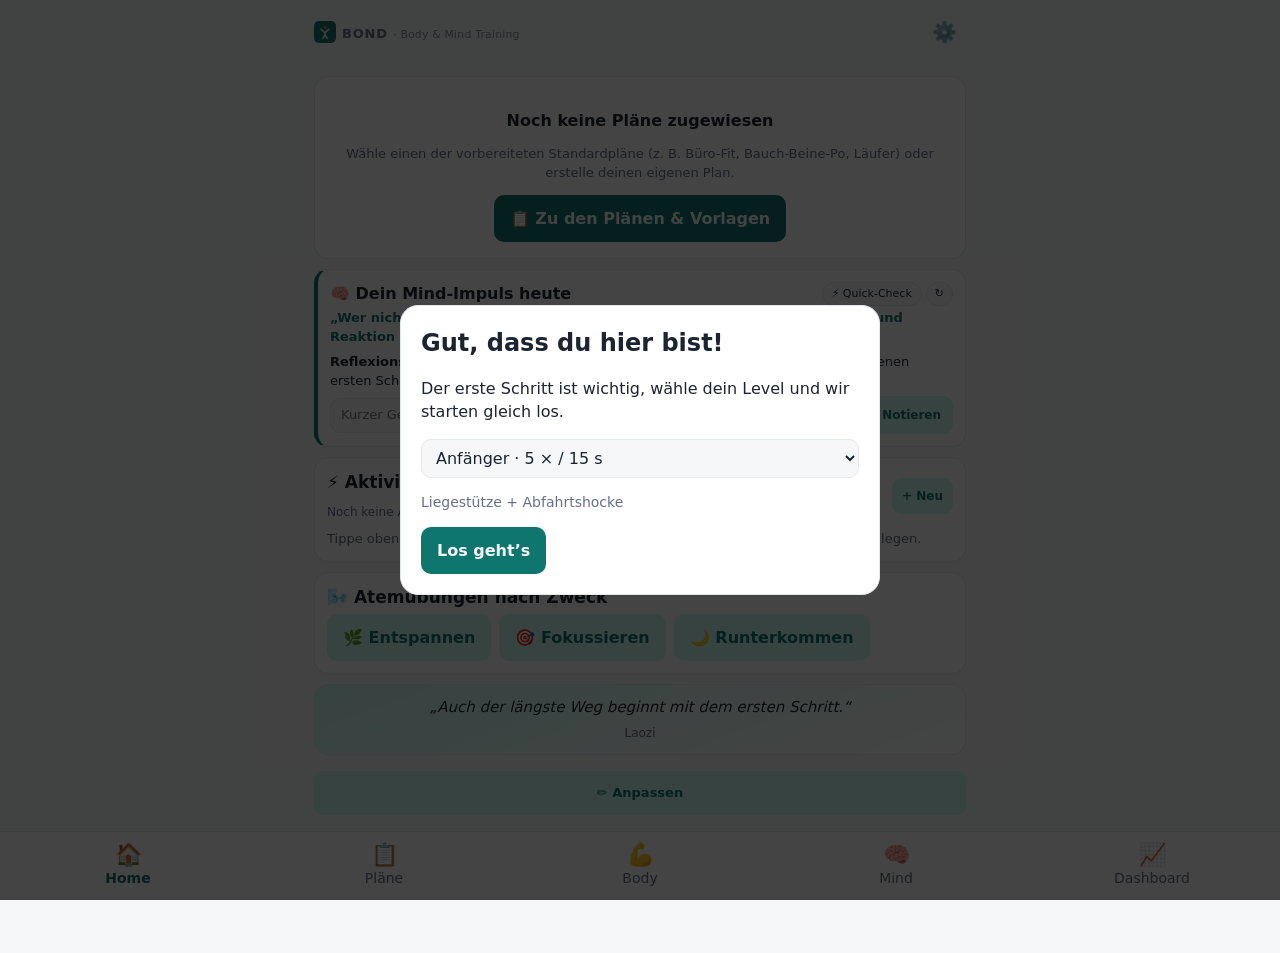
<file: index.html>
<!DOCTYPE html>
<html lang="de">
<head>
<meta charset="utf-8">
<meta name="viewport" content="width=device-width, initial-scale=1, viewport-fit=cover">
<title>BOND</title>
<link rel="stylesheet" href="./css/style.css">
<link rel="icon" type="image/png" href="./assets/icon.png"><link rel="apple-touch-icon" href="./assets/apple-touch-icon.png"><link rel="manifest" href="./manifest.webmanifest">
</head>
<body>
<header><div style="display:flex;align-items:center;gap:6px"><button id="navBackBtn" onclick="appBack()" style="display:none;background:none;border:none;color:var(--tx);font-size:20px;font-weight:bold;cursor:pointer;min-width:44px;min-height:44px;align-items:center;justify-content:center" aria-label="Zurück">←</button><b><img id="v28HeaderLogo" src="./assets/icon.png" alt="" width="22" height="22" style="vertical-align:-5px;margin-right:6px;border-radius:5px"><span id="appHeaderTitle">BOND</span></b></div><button class="x" id="thx" onclick="go('set')" aria-label="Einstellungen" style="font-size:20px;min-width:44px;min-height:44px;display:flex;align-items:center;justify-content:center">⚙️</button></header>
<main><div id="app"></div></main>
<nav id="nav"></nav>
<script src="./js/loader.js"></script>
</body>
</html>
</file>
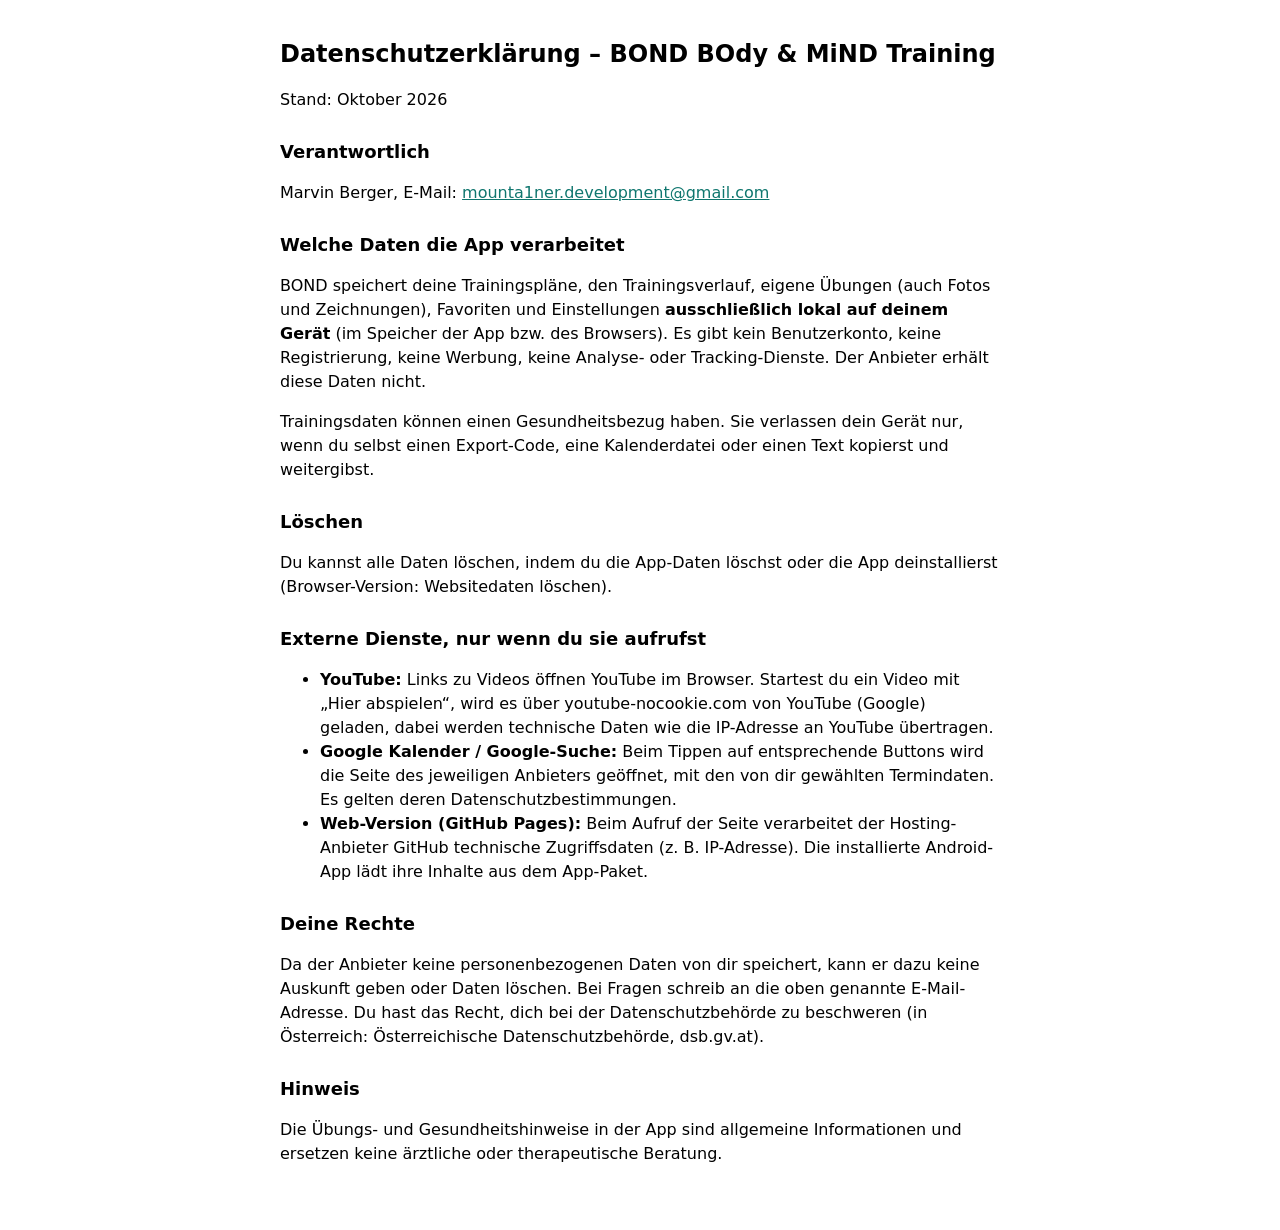
<file: datenschutz.html>
<!DOCTYPE html>
<html lang="de"><head><meta charset="utf-8"><meta name="viewport" content="width=device-width, initial-scale=1">
<title>Datenschutz – BOND BOdy & MiND Training</title>
<style>:root{color-scheme:light dark}body{font:16px/1.5 system-ui,-apple-system,"Segoe UI",sans-serif;max-width:720px;margin:0 auto;padding:20px 16px 48px}h1{font-size:24px}h2{font-size:18px;margin-top:26px}a{color:#0f766e}</style></head>
<body>
<h1>Datenschutzerklärung – BOND BOdy & MiND Training</h1>
<p>Stand: Oktober 2026</p>
<h2>Verantwortlich</h2>
<p>Marvin Berger, E-Mail: <a href="mailto:mounta1ner.development@gmail.com">mounta1ner.development@gmail.com</a></p>
<h2>Welche Daten die App verarbeitet</h2>
<p>BOND speichert deine Trainingspläne, den Trainingsverlauf, eigene Übungen (auch Fotos und Zeichnungen), Favoriten und Einstellungen <b>ausschließlich lokal auf deinem Gerät</b> (im Speicher der App bzw. des Browsers). Es gibt kein Benutzerkonto, keine Registrierung, keine Werbung, keine Analyse- oder Tracking-Dienste. Der Anbieter erhält diese Daten nicht.</p>
<p>Trainingsdaten können einen Gesundheitsbezug haben. Sie verlassen dein Gerät nur, wenn du selbst einen Export-Code, eine Kalenderdatei oder einen Text kopierst und weitergibst.</p>
<h2>Löschen</h2>
<p>Du kannst alle Daten löschen, indem du die App-Daten löschst oder die App deinstallierst (Browser-Version: Websitedaten löschen).</p>
<h2>Externe Dienste, nur wenn du sie aufrufst</h2>
<ul>
<li><b>YouTube:</b> Links zu Videos öffnen YouTube im Browser. Startest du ein Video mit „Hier abspielen“, wird es über youtube-nocookie.com von YouTube (Google) geladen, dabei werden technische Daten wie die IP-Adresse an YouTube übertragen.</li>
<li><b>Google Kalender / Google-Suche:</b> Beim Tippen auf entsprechende Buttons wird die Seite des jeweiligen Anbieters geöffnet, mit den von dir gewählten Termindaten. Es gelten deren Datenschutzbestimmungen.</li>
<li><b>Web-Version (GitHub Pages):</b> Beim Aufruf der Seite verarbeitet der Hosting-Anbieter GitHub technische Zugriffsdaten (z. B. IP-Adresse). Die installierte Android-App lädt ihre Inhalte aus dem App-Paket.</li>
</ul>
<h2>Deine Rechte</h2>
<p>Da der Anbieter keine personenbezogenen Daten von dir speichert, kann er dazu keine Auskunft geben oder Daten löschen. Bei Fragen schreib an die oben genannte E-Mail-Adresse. Du hast das Recht, dich bei der Datenschutzbehörde zu beschweren (in Österreich: Österreichische Datenschutzbehörde, dsb.gv.at).</p>
<h2>Hinweis</h2>
<p>Die Übungs- und Gesundheitshinweise in der App sind allgemeine Informationen und ersetzen keine ärztliche oder therapeutische Beratung.</p>
</body></html>
</file>
<file: css/style.css>
:root{--bg:#f6f7f9;--card:#fff;--tx:#1b2430;--mu:#667085;--ac:#0f766e;--ac2:#ccfbf1;--bd:#e3e7ee;--ok:#16a34a;--bb:#94a3b8;--mc:#f97316;box-sizing:border-box;padding-top:max(env(safe-area-inset-top,0px),var(--safe-area-inset-top,0px));padding-bottom:max(env(safe-area-inset-bottom,0px),var(--safe-area-inset-bottom,0px))}
@media (prefers-color-scheme:dark){:root:not([data-theme="light"]){--bg:#10151c;--card:#1a212b;--tx:#e8edf3;--mu:#98a2b3;--ac:#2dd4bf;--ac2:#134e4a;--bd:#2a3340;--ok:#4ade80;--bb:#64748b;--mc:#fb923c}}

:root[data-theme="dark-gold"]{--bg:#121212;--card:#1e1e1e;--tx:#f5f5f5;--mu:#a0a0a0;--ac:#d4af37;--ac2:#2a2510;--bd:#2e2e2e;--ok:#4caf50;--bb:#757575;--mc:#d4af37}

:root[data-theme="dark"]{--bg:#10151c;--card:#1a212b;--tx:#e8edf3;--mu:#98a2b3;--ac:#2dd4bf;--ac2:#134e4a;--bd:#2a3340;--ok:#4ade80;--bb:#64748b;--mc:#fb923c}
*{box-sizing:border-box}html{scroll-padding-top:max(env(safe-area-inset-top,0px),var(--safe-area-inset-top,0px))}
body{margin:0;background:var(--bg);color:var(--tx);font:16px/1.45 system-ui,-apple-system,"Segoe UI",sans-serif}
main{max-width:680px;margin:0 auto;padding:12px max(14px,max(env(safe-area-inset-right,0px),var(--safe-area-inset-right,0px))) 130px max(14px,max(env(safe-area-inset-left,0px),var(--safe-area-inset-left,0px)))}
nav{position:fixed;bottom:0;left:0;right:0;display:flex;background:var(--card);border-top:1px solid var(--bd);padding-bottom:max(env(safe-area-inset-bottom,0px),var(--safe-area-inset-bottom,0px))}
nav button{flex:1;border:0;background:none;color:var(--mu);padding:10px 4px 12px;min-height:68px;font:inherit;font-size:14px}.cv{width:100%;max-width:260px;aspect-ratio:1;border:1px solid var(--bd);border-radius:12px;background:linear-gradient(160deg,var(--ac2),var(--card));touch-action:none;display:block}
nav button.on{color:var(--ac);font-weight:700}
.c{background:var(--card);border:1px solid var(--bd);border-radius:14px;padding:12px;margin:10px 0}
h2{margin:6px 0}h3{margin:0 0 4px;font-size:17px}.mu{color:var(--mu);font-size:14px}
input,select,textarea{font:inherit;color:var(--tx);background:var(--bg);border:1px solid var(--bd);border-radius:10px;padding:8px 10px;width:100%}
input[type=checkbox]{width:auto}
.b{background:var(--ac);color:var(--bg);border:0;border-radius:10px;padding:12px 16px;min-height:44px;font:inherit;font-weight:600}
.g{background:var(--ac2);color:var(--ac)}.r{display:flex;gap:8px;align-items:center;flex-wrap:wrap}
.chip{padding:10px 14px;border-radius:99px;border:1px solid var(--bd);background:var(--bg);color:var(--tx);font:inherit;font-size:14px}
.chip.on{background:var(--ac);color:var(--bg);border-color:var(--ac)}
.bar{height:8px;background:var(--bd);border-radius:9px;overflow:hidden}.bar i{display:block;height:100%;background:var(--ok)}
.set{width:44px;height:44px;border-radius:10px;border:2px solid var(--bd);background:var(--bg);color:var(--tx);font:inherit;font-weight:700}
.set.on{background:var(--ok);border-color:var(--ok);color:#fff}
.n{width:70px}img.p{max-width:100%;border-radius:10px;margin-top:6px}
a{color:var(--ac)}.fg{display:flex;align-items:center;justify-content:center;position:relative;border:1px solid var(--bd);border-radius:14px;background:linear-gradient(160deg,var(--ac2),var(--card));color:var(--mu);flex:none;overflow:hidden}.fl{position:absolute;bottom:2px;font-size:11px}header{max-width:680px;margin:0 auto;padding:10px max(14px,max(env(safe-area-inset-right,0px),var(--safe-area-inset-right,0px))) 0 max(14px,max(env(safe-area-inset-left,0px),var(--safe-area-inset-left,0px)));display:flex;justify-content:space-between;align-items:center}header b{font-size:13px;letter-spacing:.06em;text-transform:uppercase;color:var(--mu)}header button{font-size:13px;min-height:36px;color:var(--mu)}.ft{margin-top:26px;font-size:12px;color:var(--mu);text-align:center;line-height:1.5}button,select,input,textarea{touch-action:manipulation}html{-webkit-text-size-adjust:100%}.sc{flex-wrap:nowrap;overflow-x:auto;padding-bottom:4px;-webkit-overflow-scrolling:touch}.sc .chip{flex:none;white-space:nowrap}.x{background:none;border:0;color:var(--mu);font-size:20px;min-width:44px;min-height:44px}

:root[data-palette="gold"]{--ac:#a77b13;--ac2:#f5e6b8;--mc:#c59620}
:root[data-palette="orange"]{--ac:#d55c09;--ac2:#ffead9;--mc:#e36b10}
:root[data-mode="dark"][data-palette="gold"]{--bg:#080808;--card:#191919;--tx:#faf6e8;--mu:#bdb4a1;--bd:#383124;--ac:#e4bf51;--ac2:#393015;--mc:#e4bf51}
:root[data-mode="dark"][data-palette="orange"]{--bg:#15110e;--card:#231b16;--tx:#faf3ed;--mu:#c5afa1;--bd:#46372b;--ac:#ff932e;--ac2:#442b18}
:root[data-mode="dark"][data-palette="petrol"]{--bg:#10151c;--card:#1a212b;--tx:#e8edf3;--mu:#98a2b3;--ac:#2dd4bf;--ac2:#134e4a;--bd:#2a3340}
:root[data-mode="light"][data-palette="gold"]{--bg:#fffefa;--card:#fff;--tx:#17130b;--mu:#746957;--bd:#e9dfcb;--ac:#a77b13;--ac2:#f5e6b8}
:root[data-mode="light"][data-palette="orange"]{--bg:#fffaf6;--card:#fff;--tx:#211b15;--mu:#73665e;--bd:#efe0d6;--ac:#d55c09;--ac2:#ffead9}
:root[data-mode="light"][data-palette="petrol"]{--bg:#f6f7f9;--card:#fff;--tx:#1b2430;--mu:#667085;--ac:#0f766e;--ac2:#ccfbf1;--bd:#e3e7ee}
:root[data-palette="gold"][data-mode="auto"]{--ac:#a77b13;--ac2:#f5e6b8}
:root[data-palette="orange"][data-mode="auto"]{--ac:#d55c09;--ac2:#ffead9}
@media(prefers-color-scheme:dark){:root[data-mode="auto"][data-palette="gold"]{--bg:#080808;--card:#191919;--tx:#faf6e8;--mu:#bdb4a1;--bd:#383124;--ac:#e4bf51;--ac2:#393015}:root[data-mode="auto"][data-palette="orange"]{--bg:#15110e;--card:#231b16;--tx:#faf3ed;--mu:#c5afa1;--bd:#46372b;--ac:#ff932e;--ac2:#442b18}}
#beatCircle{display:grid;place-items:center;width:110px;height:110px;margin:12px auto;border-radius:50%;border:6px solid var(--ac);background:var(--ac2);color:var(--tx);font-size:25px;font-weight:900;transition:transform .09s}
#beatCircle.pulse{transform:scale(1.23)}
.settingsRow{display:flex;align-items:center;gap:8px;margin:8px 0;flex-wrap:wrap}

/* OLED gold: no grey surfaces, pure black cards, fine gold outlines */
:root[data-palette="gold"][data-mode="dark"],:root[data-theme="dark-gold"]{--bg:#000000;--card:#000000;--tx:#f7eccc;--mu:#b9a77c;--bd:#ae8737;--ac:#efc861;--ac2:#201806;--bb:#826b39;--mc:#e3b84d;color-scheme:dark}
:root[data-palette="gold"][data-mode="dark"] .c,:root[data-theme="dark-gold"] .c{background:#000!important;border:1px solid #856526!important;box-shadow:none!important}
:root[data-palette="gold"][data-mode="dark"] nav,:root[data-palette="gold"][data-mode="dark"] header,:root[data-palette="gold"][data-mode="dark"] input,:root[data-palette="gold"][data-mode="dark"] select,:root[data-palette="gold"][data-mode="dark"] textarea{background:#000!important;border-color:#856526!important;color:var(--tx)!important}
:root[data-palette="gold"][data-mode="dark"] .chip,:root[data-palette="gold"][data-mode="dark"] .b.g{background:#000!important;color:#efc861!important;border:1px solid #856526!important}
:root[data-palette="gold"][data-mode="dark"] .bar{background:#241b09!important}
@media(prefers-color-scheme:dark){:root[data-palette="gold"][data-mode="auto"]{--bg:#000;--card:#000;--tx:#f7eccc;--mu:#b9a77c;--bd:#ae8737;--ac:#efc861;--ac2:#201806;color-scheme:dark}:root[data-palette="gold"][data-mode="auto"] .c{background:#000!important;border:1px solid #856526!important}}
.home-module{display:block}
.home-module[hidden]{display:none!important}

:root[data-palette="gold"][data-mode="dark"] .c,:root[data-palette="gold"][data-mode="dark"] .home-section{background:#000;border-color:#ad8434}
@media(prefers-color-scheme:dark){:root[data-mode="auto"][data-palette="gold"]{--bg:#000;--card:#000;--bd:#98762c}:root[data-mode="auto"][data-palette="gold"] .c{background:#000!important;border:1px solid #94722a!important}}

/* Design 4: Perlmutt (Hell & Schwarz/Perlmutt) */
:root[data-palette="pearl"]{--ac:#18181b;--ac2:#ebe6dc;--mc:#8a7f6d}
:root[data-mode="light"][data-palette="pearl"],:root[data-mode="auto"][data-palette="pearl"]{--bg:#f5f2eb;--card:#fcfbf8;--tx:#141414;--mu:#68645e;--bd:#dcd6ca;--ac:#18181b;--ac2:#eae5da;--ok:#2e7d32;--bb:#8c867c;--mc:#7c7262;color-scheme:light}
:root[data-mode="dark"][data-palette="pearl"]{--bg:#000000;--card:#0a0a0a;--tx:#f4f1ea;--mu:#a8a298;--bd:#4a463f;--ac:#efece6;--ac2:#1f1e1b;--ok:#66bb6a;--bb:#78736a;--mc:#d6cfc2;color-scheme:dark}
@media(prefers-color-scheme:dark){:root[data-mode="auto"][data-palette="pearl"]{--bg:#000000;--card:#0a0a0a;--tx:#f4f1ea;--mu:#a8a298;--bd:#4a463f;--ac:#efece6;--ac2:#1f1e1b;--ok:#66bb6a;--bb:#78736a;--mc:#d6cfc2;color-scheme:dark}}
:root[data-palette="pearl"][data-mode="dark"] .c,:root[data-palette="pearl"][data-mode="dark"] .v3-set-editor,:root[data-palette="pearl"][data-mode="dark"] .v3-phase-card,:root[data-palette="pearl"][data-mode="dark"] .v3-rpe-btn,:root[data-palette="pearl"][data-mode="dark"] .v3-admin-box,:root[data-palette="pearl"][data-mode="dark"] .v3-mind-step-card{background:#050505!important;border:1px solid #4a463f!important}

/* v2.5 responsive compressor / bigger touch targets */
.bpm-layout{display:grid;grid-template-columns:minmax(0,1fr) 116px;gap:8px;align-items:center}
.bpm-card #beatCircle{width:94px;height:94px;font-size:21px;margin:0 auto}
.bpm-controls .b{padding:8px 14px;min-height:44px}
.weight-entry{display:grid;grid-template-columns:52px minmax(0,1fr) 52px auto;gap:8px;align-items:stretch;margin-top:5px}
.weight-entry #weightVal{height:52px;text-align:center;padding:6px 2px;font-weight:750;font-size:19px;min-width:0}
.stepper{touch-action:manipulation;min-width:52px;min-height:52px;border-radius:12px;border:1px solid var(--ac);background:var(--ac2);color:var(--ac);font-size:29px;font-weight:750}
.weight-save{height:52px;padding:7px 10px;align-self:stretch}
.effective-dose{color:var(--ac);font-size:13px;font-weight:700}
@media(max-width:410px){.weight-entry{grid-template-columns:52px minmax(0,1fr) 52px}.weight-entry .weight-save{grid-column:1/-1;width:100%}}
@media(max-width:340px){.bpm-layout{grid-template-columns:minmax(0,1fr) 95px}.bpm-card #beatCircle{width:80px;height:80px}}
.mf-compact strong{font-size:22px;color:var(--ac)}
.mf-row{display:grid;grid-template-columns:1fr 80px 80px;gap:6px;align-items:center;padding:7px 0;border-bottom:1px solid var(--bd)}
.mf-input{text-align:right;padding:7px 5px;min-width:0}
.activity-bars{height:75px;display:flex;gap:3px;align-items:end;margin-top:12px;border-bottom:1px solid var(--bd)}
.activity-bars span{flex:1;min-height:2px;background:var(--ac);border-radius:3px 3px 0 0}
.fin-list{max-height:310px;overflow:auto}
.fin-events{border-collapse:collapse;width:100%;font-size:12px}.fin-events td,.fin-events th{border-bottom:1px solid var(--bd);padding:7px 3px;text-align:left}
#v27Overlay{display:none;position:fixed;inset:0;z-index:60;background:#000b;align-items:center;justify-content:center;padding:15px}
.v27Modal{width:min(100%,480px);background:var(--card);color:var(--tx);border:1px solid var(--bd);border-radius:18px;padding:20px;max-height:90vh;overflow:auto}
.v27Modal h2{margin-top:0}.v27Modal label{display:block;margin:10px 0}
.v27Counter{display:block;width:100%;height:190px;font-size:75px;font-weight:800;background:var(--ac);color:var(--bg);border-radius:22px;border:0;padding:0}
.home-section[hidden]{display:none}.v27Details{margin:8px 0}
.c details{padding:7px 0}.c summary{cursor:pointer;font-weight:700;min-height:35px}

/* Dashboard 2.8.2 */
.d282-stats{display:grid;grid-template-columns:repeat(3,minmax(0,1fr));gap:6px;margin:7px 0 13px}.d282-stat{border:1px solid var(--bd);border-radius:10px;padding:8px 4px;text-align:center;background:var(--card)}.d282-stat strong{font-size:19px}.d282-stat small{display:block;font-size:10px;color:var(--mu)}.d282-switch{display:flex;gap:8px;margin:12px 0}.d282-switch button{flex:1;min-height:48px}.d282-chart,.d282-activity-row{display:flex;gap:2px;align-items:end;overflow-x:auto;padding:8px 0}.d282-day{flex:1;min-width:20px;border:0;background:transparent;color:var(--tx);padding:0}.d282-columns{display:flex;gap:1px;height:115px;align-items:end;justify-content:center}.d282-bar{display:block;min-width:4px;flex:1;border-radius:3px 3px 0 0}.d282-day small{font-size:9px}.d282-activity-row .d282-day i{display:inline-block;width:5px;height:12px;margin:1px;border-radius:2px}@media(max-width:380px){.d282-stat strong{font-size:16px}.d282-stat small{font-size:9px}}

/* v3.0 & v4.1.2 Kompakte Übungskarten + Details-Accordion */
.v3-last-perf{font-size:12px;margin-top:3px;color:var(--mu);display:flex;align-items:center;gap:4px}
.v3-today-pills{display:flex;flex-wrap:wrap;gap:5px;margin-top:5px}
.v3-set-pill{font-size:11px;font-weight:600;padding:2px 8px;border-radius:99px;background:var(--ac2);color:var(--ac);border:1px solid var(--bd)}
.v3-edit-btn{padding:6px 12px;min-height:38px;font-size:13px;margin-left:auto}
.v3-set-editor{margin-top:10px;padding:10px;border-radius:12px;background:var(--bg);border:1px solid var(--bd)}
.v3-set-row{display:flex;align-items:center;gap:8px;padding:6px 0;border-bottom:1px solid var(--bd);flex-wrap:wrap}
.v3-set-row:last-of-type{border-bottom:0}
.v3-set-ctrl{display:flex;align-items:center;gap:5px;flex:1;min-width:125px}
.v3-mini-stepper{display:grid;grid-template-columns:34px minmax(48px,1fr) 34px;gap:4px;align-items:center;flex:1}
.v3-mini-stepper button{height:34px;border-radius:8px;border:1px solid var(--ac);background:var(--ac2);color:var(--ac);font-weight:700;font-size:17px;padding:0;cursor:pointer}
.v3-mini-stepper input{height:34px;text-align:center;padding:2px 4px;font-weight:700;font-size:14px;min-width:0}
.v3-domain-switch{display:flex;gap:8px;margin:4px 0 12px}
.v3-domain-switch .chip{flex:1;text-align:center;font-weight:700;padding:10px 12px}
.v3-mind-cta-box{margin:8px 0 10px;padding:10px 12px;border-radius:12px;background:linear-gradient(135deg,var(--ac2),var(--card));border:1px solid var(--ac)}
.v3-mind-step-card{padding:12px;border-radius:14px;background:var(--bg);border:1px solid var(--bd);text-align:left}
.v3-mind-quote{margin:10px 0 6px;padding:10px 12px;border-left:3px solid var(--mc);background:var(--card);border-radius:0 10px 10px 0;font-style:italic;font-size:14px}
.v3-mind-question{margin:10px 0 6px;padding:10px 12px;border-left:3px solid var(--ac);background:var(--card);border-radius:0 10px 10px 0;font-weight:600;font-size:14px}
.v3-mind-target{margin:10px 0 6px;padding:10px 12px;border-left:3px solid var(--ok);background:var(--card);border-radius:0 10px 10px 0;font-weight:600;font-size:14px}

/* Einklappbare Details-Box für Übungen */
.bond-ex-details{margin:10px 0;border:1px solid var(--bd);border-radius:12px;background:var(--bg);overflow:hidden}
.bond-ex-summary{list-style:none;display:flex;align-items:center;justify-content:space-between;padding:10px 12px;font-weight:700;font-size:14px;cursor:pointer;user-select:none;min-height:44px}
.bond-ex-summary::-webkit-details-marker{display:none}
.bond-ex-details[open] .bond-ex-chevron{transform:rotate(180deg)}
.bond-ex-body{padding:0 12px 12px;font-size:13.5px;line-height:1.5;border-top:1px solid var(--bd)}
.bond-det-row{margin-top:9px}
.bond-det-se{padding:8px 10px;border-radius:9px;background:var(--card);border:1px solid var(--bd)}
.bond-det-reha{margin-top:10px;padding:9px 11px;border-radius:10px;border-left:4px solid var(--ok);background:color-mix(in srgb,var(--ok) 10%,var(--card))}
.bond-badge-reha{display:inline-block;font-size:11px;font-weight:700;color:var(--ok);margin-bottom:3px}
.bond-det-warn{margin-top:10px;padding:8px 11px;border-radius:10px;border-left:4px solid var(--mc);background:color-mix(in srgb,var(--mc) 10%,var(--card));font-size:13px}
</file>
